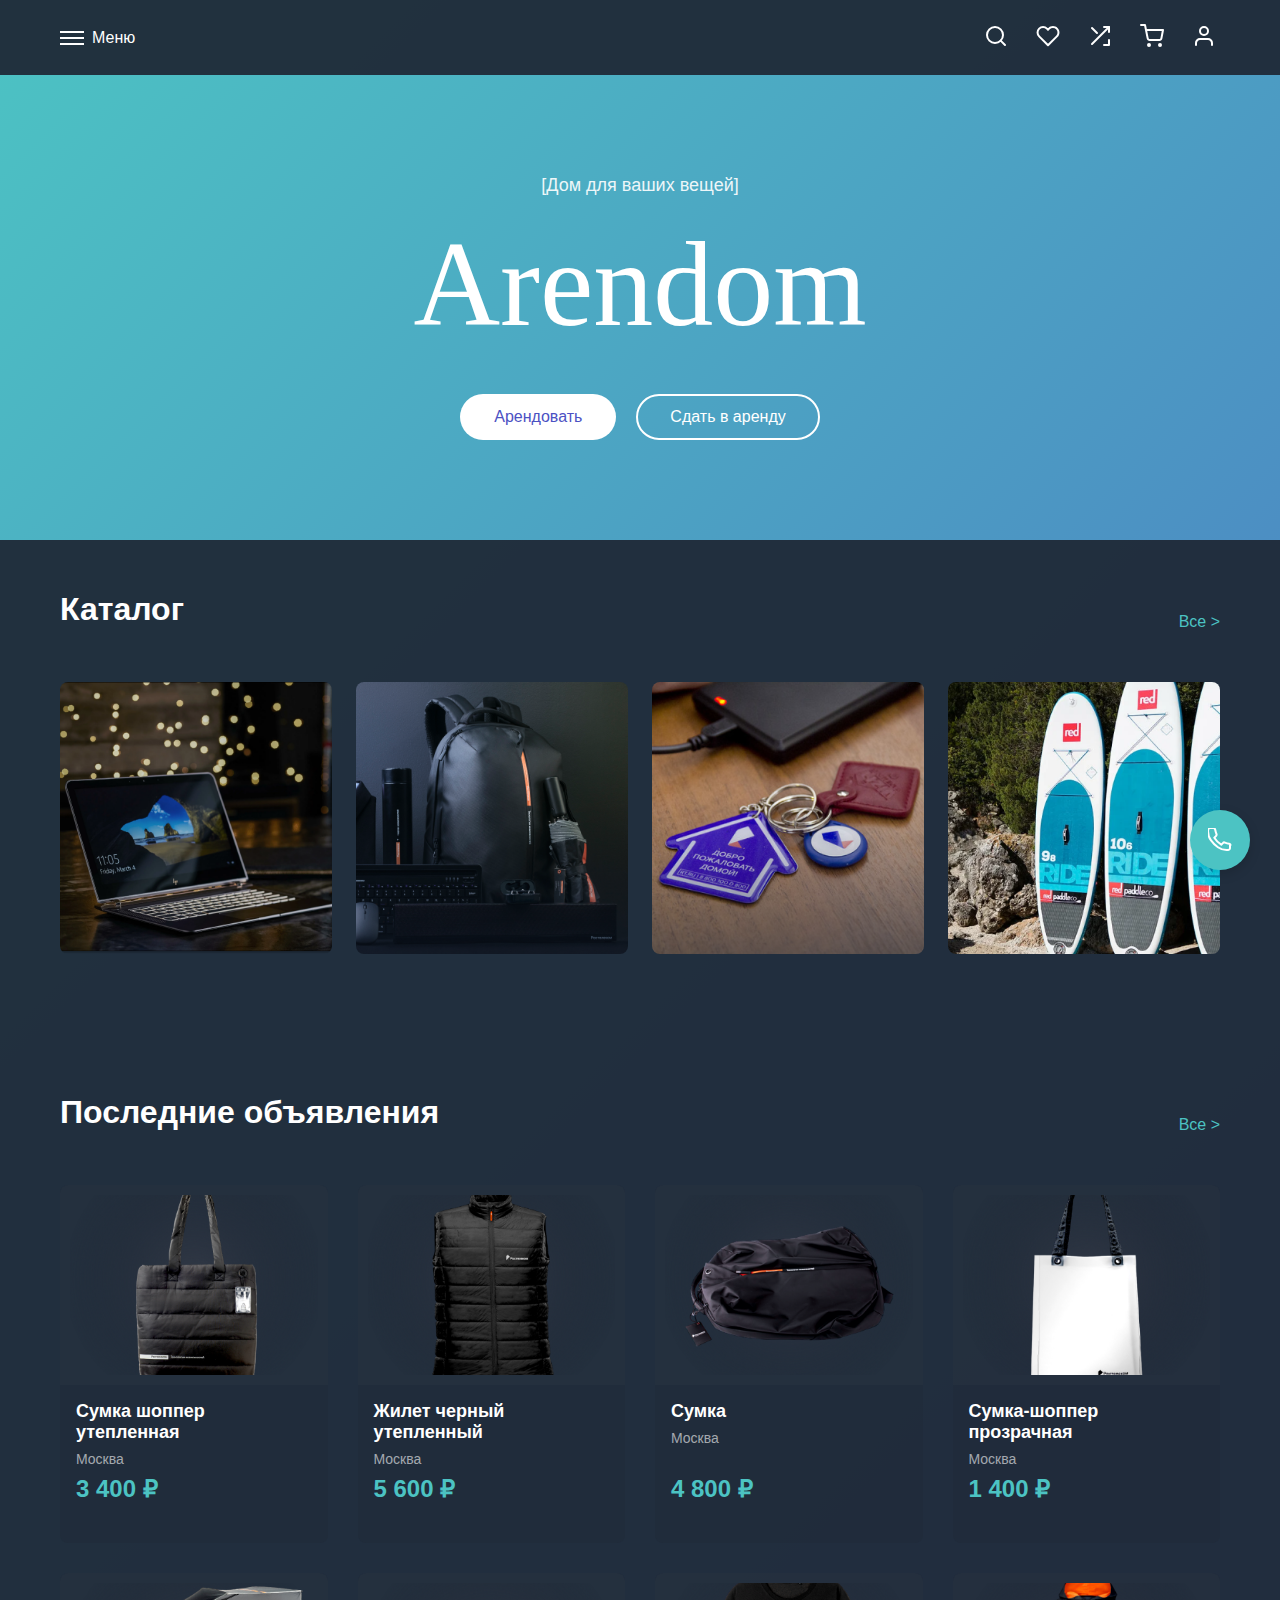
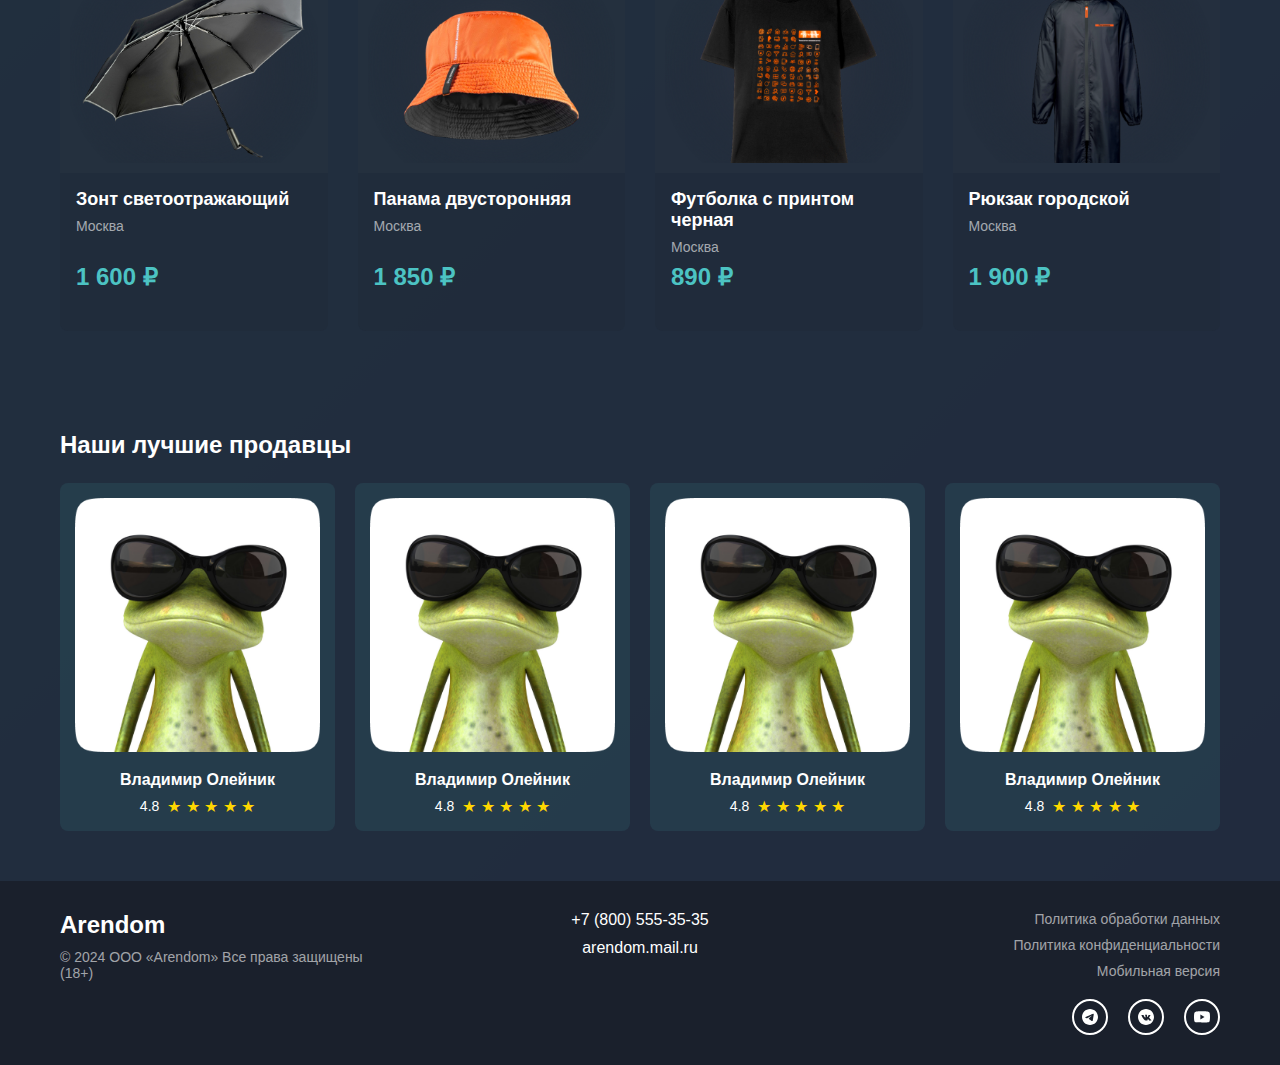
<file: index.html>
<!DOCTYPE html>
<html lang="ru">
<head>
    <meta charset="UTF-8">
    <meta name="viewport" content="width=device-width, initial-scale=1.0">
    <title>Arendom - Дом для ваших вещей</title>
    <link rel="stylesheet" href="styles.css">
</head>
<body>
    <!-- Добавляем модальное окно для входа -->
    <div class="modal" id="loginModal">
        <!-- Форма входа -->
        <div class="modal-content" id="loginForm">
            <button class="modal-close" id="closeModal">×</button>
            <h2 class="modal-title">Вход</h2>
            <p class="modal-subtitle">Войти в свой аккаунт</p>
            <form class="login-form">
                <div class="form-group">
                    <input type="email" placeholder="Email" required>
                </div>
                <div class="form-group">
                    <input type="password" placeholder="Пароль" required>
                </div>
                <button type="submit" class="btn btn-primary login-btn">Войти</button>
                <div class="form-links">
                    <a href="#" class="forgot-password">Забыли пароль?</a>
                    <p class="register-link">Еще нет аккаунта? <a href="#" id="showRegister">Зарегистрироваться</a></p>
                </div>
                <div class="social-login">
                    <button type="button" class="social-btn">
                        <svg width="20" height="20" viewBox="0 0 24 24" fill="none" xmlns="http://www.w3.org/2000/svg">
                            <path d="M12 0C5.376 0 0 5.376 0 12s5.376 12 12 12 12-5.376 12-12S18.624 0 12 0zm5.568 8.16c-.18 1.896-.96 6.504-1.356 8.628-.168.9-.504 1.2-.816 1.236-.696.06-1.224-.456-1.896-.9-1.056-.696-1.656-1.128-2.676-1.8-1.188-.78-.42-1.212.264-1.908.18-.18 3.252-2.976 3.312-3.228a.24.24 0 00-.06-.216c-.072-.06-.168-.036-.24-.024-.108.024-1.788 1.14-5.064 3.348-.48.324-.912.492-1.296.48-.432-.012-1.248-.24-1.86-.444-.756-.24-1.344-.372-1.296-.792.024-.216.324-.432.888-.66 3.504-1.524 5.832-2.532 6.996-3.012 3.336-1.392 4.02-1.632 4.476-1.632.096 0 .324.024.468.144.12.096.156.228.168.324-.012.072.012.288 0 .456z" fill="currentColor"/>
                        </svg>
                    </button>
                    <button type="button" class="social-btn">
                        <svg width="20" height="20" viewBox="0 0 24 24" fill="none" xmlns="http://www.w3.org/2000/svg">
                            <path d="M12 0C5.38 0 0 5.38 0 12s5.38 12 12 12 12-5.38 12-12S18.62 0 12 0zm8.6 13.8h-2.4v2.4h-2.4v-2.4h-2.4v-2.4h2.4V9h2.4v2.4h2.4v2.4zm-9.6 4.8c-3.6 0-6.6-2.4-7.8-5.4 1.2-3 4.2-5.4 7.8-5.4 1.8 0 3.6.6 4.8 1.8L14.4 12c-.6-.6-1.8-1.2-3-1.2-2.4 0-4.2 2.4-3.6 4.8.6 2.4 3 3.6 5.4 3 1.8-.6 3-2.4 3-4.2h-3.6v-3h6.6c.6 3-1.2 7.2-6 7.2z" fill="currentColor"/>
                        </svg>
                    </button>
                    <button type="button" class="social-btn">
                        <svg width="20" height="20" viewBox="0 0 24 24" fill="none" xmlns="http://www.w3.org/2000/svg">
                            <path fill-rule="evenodd" clip-rule="evenodd" d="M12 0C5.372 0 0 5.372 0 12c0 6.627 5.372 12 12 12s12-5.372 12-12c0-6.627-5.372-12-12-12zm6.39 14.885c.407.396.842.768 1.208 1.207.163.196.317.4.434.633.165.33.016.693-.272.712h-1.786a1.78 1.78 0 01-1.467-.624c-.319-.32-.613-.662-.92-.992-.125-.134-.257-.26-.407-.362-.308-.2-.575-.139-.751.182-.18.326-.22.688-.237 1.052-.024.528-.184.667-.714.691-1.133.063-2.209-.118-3.207-.687-.881-.506-1.563-1.217-2.156-2.024-1.156-1.58-2.04-3.314-2.83-5.096-.178-.401-.048-.617.39-.624.727-.017 1.453-.016 2.18-.001.295.005.49.173.605.45.397.97.885 1.895 1.493 2.745.162.225.327.45.561.607.26.174.458.116.58-.17.077-.182.11-.377.127-.572.057-.665.064-1.332-.035-1.995-.061-.404-.291-.666-.694-.743-.207-.04-.176-.119-.076-.24.174-.214.338-.347.665-.347h2.018c.318.063.389.206.432.525l.002 2.244c-.004.124.062.492.285.575.179.06.297-.085.404-.2.484-.516.829-1.122 1.139-1.752.137-.278.255-.565.37-.852.085-.214.218-.32.458-.317l1.944.003c.057 0 .116.001.172.01.327.056.417.195.316.512-.16.5-.47.917-.774 1.336-.324.446-.67.876-.989 1.327-.29.41-.267.615.094.972z" fill="currentColor"/>
                        </svg>
                    </button>
                    <button type="button" class="social-btn">
                        <svg width="20" height="20" viewBox="0 0 24 24" fill="none" xmlns="http://www.w3.org/2000/svg">
                            <path d="M23.498 6.186a3.016 3.016 0 00-2.122-2.136C19.505 3.545 12 3.545 12 3.545s-7.505 0-9.377.505A3.017 3.017 0 00.502 6.186C0 8.07 0 12 0 12s0 3.93.502 5.814a3.016 3.016 0 002.122 2.136c1.871.505 9.376.505 9.376.505s7.505 0 9.377-.505a3.015 3.015 0 002.122-2.136C24 15.93 24 12 24 12s0-3.93-.502-5.814zM9.545 15.568V8.432L15.818 12l-6.273 3.568z" fill="currentColor"/>
                        </svg>
                    </button>
                </div>
            </form>
        </div>

        <!-- Форма регистрации -->
        <div class="modal-content hidden" id="registerForm">
            <button class="modal-close" id="closeModalRegister">×</button>
            <h2 class="modal-title">Регистрация</h2>
            <p class="modal-subtitle">Создать новый аккаунт</p>
            <form class="login-form">
                <div class="form-group">
                    <input type="text" placeholder="Имя" required>
                </div>
                <div class="form-group">
                    <input type="email" placeholder="Email" required>
                </div>
                <div class="form-group">
                    <input type="password" placeholder="Пароль" required>
                </div>
                <div class="form-group">
                    <input type="password" placeholder="Подтвердите пароль" required>
                </div>
                <button type="submit" class="btn btn-primary login-btn">Зарегистрироваться</button>
                <div class="form-links">
                    <p class="register-link">Уже есть аккаунт? <a href="#" id="showLogin">Войти</a></p>
                </div>
                <div class="social-login">
                    <button type="button" class="social-btn">
                        <svg width="20" height="20" viewBox="0 0 24 24" fill="none" xmlns="http://www.w3.org/2000/svg">
                            <path d="M12 0C5.376 0 0 5.376 0 12s5.376 12 12 12 12-5.376 12-12S18.624 0 12 0zm5.568 8.16c-.18 1.896-.96 6.504-1.356 8.628-.168.9-.504 1.2-.816 1.236-.696.06-1.224-.456-1.896-.9-1.056-.696-1.656-1.128-2.676-1.8-1.188-.78-.42-1.212.264-1.908.18-.18 3.252-2.976 3.312-3.228a.24.24 0 00-.06-.216c-.072-.06-.168-.036-.24-.024-.108.024-1.788 1.14-5.064 3.348-.48.324-.912.492-1.296.48-.432-.012-1.248-.24-1.86-.444-.756-.24-1.344-.372-1.296-.792.024-.216.324-.432.888-.66 3.504-1.524 5.832-2.532 6.996-3.012 3.336-1.392 4.02-1.632 4.476-1.632.096 0 .324.024.468.144.12.096.156.228.168.324-.012.072.012.288 0 .456z" fill="currentColor"/>
                        </svg>
                    </button>
                    <button type="button" class="social-btn">
                        <svg width="20" height="20" viewBox="0 0 24 24" fill="none" xmlns="http://www.w3.org/2000/svg">
                            <path d="M12 0C5.38 0 0 5.38 0 12s5.38 12 12 12 12-5.38 12-12S18.62 0 12 0zm8.6 13.8h-2.4v2.4h-2.4v-2.4h-2.4v-2.4h2.4V9h2.4v2.4h2.4v2.4zm-9.6 4.8c-3.6 0-6.6-2.4-7.8-5.4 1.2-3 4.2-5.4 7.8-5.4 1.8 0 3.6.6 4.8 1.8L14.4 12c-.6-.6-1.8-1.2-3-1.2-2.4 0-4.2 2.4-3.6 4.8.6 2.4 3 3.6 5.4 3 1.8-.6 3-2.4 3-4.2h-3.6v-3h6.6c.6 3-1.2 7.2-6 7.2z" fill="currentColor"/>
                        </svg>
                    </button>
                    <button type="button" class="social-btn">
                        <svg width="20" height="20" viewBox="0 0 24 24" fill="none" xmlns="http://www.w3.org/2000/svg">
                            <path fill-rule="evenodd" clip-rule="evenodd" d="M12 0C5.372 0 0 5.372 0 12c0 6.627 5.372 12 12 12s12-5.372 12-12c0-6.627-5.372-12-12-12zm6.39 14.885c.407.396.842.768 1.208 1.207.163.196.317.4.434.633.165.33.016.693-.272.712h-1.786a1.78 1.78 0 01-1.467-.624c-.319-.32-.613-.662-.92-.992-.125-.134-.257-.26-.407-.362-.308-.2-.575-.139-.751.182-.18.326-.22.688-.237 1.052-.024.528-.184.667-.714.691-1.133.063-2.209-.118-3.207-.687-.881-.506-1.563-1.217-2.156-2.024-1.156-1.58-2.04-3.314-2.83-5.096-.178-.401-.048-.617.39-.624.727-.017 1.453-.016 2.18-.001.295.005.49.173.605.45.397.97.885 1.895 1.493 2.745.162.225.327.45.561.607.26.174.458.116.58-.17.077-.182.11-.377.127-.572.057-.665.064-1.332-.035-1.995-.061-.404-.291-.666-.694-.743-.207-.04-.176-.119-.076-.24.174-.214.338-.347.665-.347h2.018c.318.063.389.206.432.525l.002 2.244c-.004.124.062.492.285.575.179.06.297-.085.404-.2.484-.516.829-1.122 1.139-1.752.137-.278.255-.565.37-.852.085-.214.218-.32.458-.317l1.944.003c.057 0 .116.001.172.01.327.056.417.195.316.512-.16.5-.47.917-.774 1.336-.324.446-.67.876-.989 1.327-.29.41-.267.615.094.972z" fill="currentColor"/>
                        </svg>
                    </button>
                    <button type="button" class="social-btn">
                        <svg width="20" height="20" viewBox="0 0 24 24" fill="none" xmlns="http://www.w3.org/2000/svg">
                            <path d="M23.498 6.186a3.016 3.016 0 00-2.122-2.136C19.505 3.545 12 3.545 12 3.545s-7.505 0-9.377.505A3.017 3.017 0 00.502 6.186C0 8.07 0 12 0 12s0 3.93.502 5.814a3.016 3.016 0 002.122 2.136c1.871.505 9.376.505 9.376.505s7.505 0 9.377-.505a3.015 3.015 0 002.122-2.136C24 15.93 24 12 24 12s0-3.93-.502-5.814zM9.545 15.568V8.432L15.818 12l-6.273 3.568z" fill="currentColor"/>
                        </svg>
                    </button>
                </div>
            </form>
        </div>
    </div>

    <header class="header">
        <div class="container">
            <nav class="nav">
                <button class="menu-btn" id="menuBtn">
                    <span class="menu-icon"></span>
                    Меню
                </button>
                <div class="nav-right">
                    <button class="icon-btn search-btn">
                        <svg width="24" height="24" viewBox="0 0 24 24" fill="none" xmlns="http://www.w3.org/2000/svg">
                            <path d="M11 19C15.4183 19 19 15.4183 19 11C19 6.58172 15.4183 3 11 3C6.58172 3 3 6.58172 3 11C3 15.4183 6.58172 19 11 19Z" stroke="currentColor" stroke-width="2" stroke-linecap="round" stroke-linejoin="round"/>
                            <path d="M21 21L16.65 16.65" stroke="currentColor" stroke-width="2" stroke-linecap="round" stroke-linejoin="round"/>
                        </svg>
                    </button>
                    <button class="icon-btn favorite-btn">
                        <svg width="24" height="24" viewBox="0 0 24 24" fill="none" xmlns="http://www.w3.org/2000/svg">
                            <path d="M20.84 4.61C20.3292 4.099 19.7228 3.69364 19.0554 3.41708C18.3879 3.14052 17.6725 2.99817 16.95 2.99817C16.2275 2.99817 15.5121 3.14052 14.8446 3.41708C14.1772 3.69364 13.5708 4.099 13.06 4.61L12 5.67L10.94 4.61C9.9083 3.57831 8.50903 2.99871 7.05 2.99871C5.59096 2.99871 4.19169 3.57831 3.16 4.61C2.1283 5.64169 1.54871 7.04097 1.54871 8.5C1.54871 9.95903 2.1283 11.3583 3.16 12.39L12 21.23L20.84 12.39C21.351 11.8792 21.7564 11.2728 22.0329 10.6054C22.3095 9.93789 22.4518 9.22249 22.4518 8.5C22.4518 7.77751 22.3095 7.06211 22.0329 6.39464C21.7564 5.72717 21.351 5.12075 20.84 4.61Z" stroke="currentColor" stroke-width="2" stroke-linecap="round" stroke-linejoin="round"/>
                        </svg>
                    </button>
                    <button class="icon-btn compare-btn">
                        <svg width="24" height="24" viewBox="0 0 24 24" fill="none" xmlns="http://www.w3.org/2000/svg">
                            <path d="M16 3H21V8" stroke="currentColor" stroke-width="2" stroke-linecap="round" stroke-linejoin="round"/>
                            <path d="M4 20L21 3" stroke="currentColor" stroke-width="2" stroke-linecap="round" stroke-linejoin="round"/>
                            <path d="M21 16V21H16" stroke="currentColor" stroke-width="2" stroke-linecap="round" stroke-linejoin="round"/>
                            <path d="M4 4L9 9" stroke="currentColor" stroke-width="2" stroke-linecap="round" stroke-linejoin="round"/>
                        </svg>
                    </button>
                    <button class="icon-btn cart-btn">
                        <svg width="24" height="24" viewBox="0 0 24 24" fill="none" xmlns="http://www.w3.org/2000/svg">
                            <path d="M9 22C9.55228 22 10 21.5523 10 21C10 20.4477 9.55228 20 9 20C8.44772 20 8 20.4477 8 21C8 21.5523 8.44772 22 9 22Z" stroke="currentColor" stroke-width="2" stroke-linecap="round" stroke-linejoin="round"/>
                            <path d="M20 22C20.5523 22 21 21.5523 21 21C21 20.4477 20.5523 20 20 20C19.4477 20 19 20.4477 19 21C19 21.5523 19.4477 22 20 22Z" stroke="currentColor" stroke-width="2" stroke-linecap="round" stroke-linejoin="round"/>
                            <path d="M1 1H5L7.68 14.39C7.77144 14.8504 8.02191 15.264 8.38755 15.5583C8.75318 15.8526 9.2107 16.009 9.68 16H19.4C19.8693 16.009 20.3268 15.8526 20.6925 15.5583C21.0581 15.264 21.3086 14.8504 21.4 14.39L23 6H6" stroke="currentColor" stroke-width="2" stroke-linecap="round" stroke-linejoin="round"/>
                        </svg>
                    </button>
                    <button class="icon-btn profile-btn">
                        <svg width="24" height="24" viewBox="0 0 24 24" fill="none" xmlns="http://www.w3.org/2000/svg">
                            <path d="M20 21V19C20 17.9391 19.5786 16.9217 18.8284 16.1716C18.0783 15.4214 17.0609 15 16 15H8C6.93913 15 5.92172 15.4214 5.17157 16.1716C4.42143 16.9217 4 17.9391 4 19V21" stroke="currentColor" stroke-width="2" stroke-linecap="round" stroke-linejoin="round"/>
                            <path d="M12 11C14.2091 11 16 9.20914 16 7C16 4.79086 14.2091 3 12 3C9.79086 3 8 4.79086 8 7C8 9.20914 9.79086 11 12 11Z" stroke="currentColor" stroke-width="2" stroke-linecap="round" stroke-linejoin="round"/>
                        </svg>
                    </button>
                </div>
            </nav>
            
            <!-- Добавляем меню -->
            <div class="burger-menu" id="burgerMenu">
                <div class="burger-menu-content">
                    <ul class="burger-menu-list">
                        <li><a href="index.html">Главная</a></li>
                        <li><a href="catalog.html">Каталог</a></li>
                        <li><a href="#">О нас</a></li>
                        <li><a href="#">Контакты</a></li>
                        <li><a href="#">Как это работает</a></li>
                    </ul>
                </div>
            </div>
        </div>
    </header>

    <!-- Добавляем оверлей -->
    <div class="overlay" id="overlay"></div>

    <main class="hero">
        <div class="container">
            <p class="hero-subtitle">[Дом для ваших вещей]</p>
            <h1 class="hero-title">Arendom</h1>
            <div class="hero-buttons">
                <button class="btn btn-primary">Арендовать</button>
                <button class="btn btn-secondary">Сдать в аренду</button>
            </div>
        </div>
    </main>

    <div class="divider"></div>

    <section class="catalog">
        <div class="container">
            <div class="catalog-header">
                <h2 class="catalog-title">Каталог</h2>
                <a href="catalog.html" class="catalog-all">Все ></a>
            </div>
            <div class="catalog-grid">
                <div class="catalog-item">
                    <img src="images/comp.png" alt="Компьютеры и ноутбуки">
                </div>
                <div class="catalog-item">
                    <img src="images/rukzaki.png" alt="Рюкзаки">
                </div>
                <div class="catalog-item">
                    <img src="images/zaryadka.png" alt="Зарядные устройства">
                </div>
                <div class="catalog-item">
                    <img src="images/lodki.png" alt="Лодки">
                </div>
            </div>
        </div>
    </section>

    <section class="latest-ads">
        <div class="container">
            <div class="catalog-header">
                <h2 class="catalog-title">Последние объявления</h2>
                <button class="catalog-all">Все ></button>
            </div>
            <div class="products-grid">
                <div class="product-card">
                    <img src="images/sumka.png" alt="Сумка шоппер утепленная">
                    <div class="product-info">
                        <h3 class="product-title">Сумка шоппер утепленная</h3>
                        <span class="product-category">Москва</span>
                        <p class="product-price">3 400 ₽</p>
                    </div>
                </div>
                <div class="product-card">
                    <img src="images/kurtka.png" alt="Жилет черный утепленный">
                    <div class="product-info">
                        <h3 class="product-title">Жилет черный утепленный</h3>
                        <span class="product-category">Москва</span>
                        <p class="product-price">5 600 ₽</p>
                    </div>
                </div>
                <div class="product-card">
                    <img src="images/bag.png" alt="Сумка">
                    <div class="product-info">
                        <h3 class="product-title">Сумка</h3>
                        <span class="product-category">Москва</span>
                        <p class="product-price">4 800 ₽</p>
                    </div>
                </div>
                <div class="product-card">
                    <img src="images/sumka2.png" alt="Сумка-шоппер прозрачная">
                    <div class="product-info">
                        <h3 class="product-title">Сумка-шоппер прозрачная</h3>
                        <span class="product-category">Москва</span>
                        <p class="product-price">1 400 ₽</p>
                    </div>
                </div>
                <div class="product-card">
                    <img src="images/zont.png" alt="Зонт светоотражающий">
                    <div class="product-info">
                        <h3 class="product-title">Зонт светоотражающий</h3>
                        <span class="product-category">Москва</span>
                        <p class="product-price">1 600 ₽</p>
                    </div>
                </div>
                <div class="product-card">
                    <img src="images/slyapa.png" alt="Панама двусторонняя">
                    <div class="product-info">
                        <h3 class="product-title">Панама двусторонняя</h3>
                        <span class="product-category">Москва</span>
                        <p class="product-price">1 850 ₽</p>
                    </div>
                </div>
                <div class="product-card">
                    <img src="images/futba.png" alt="Футболка с принтом черная">
                    <div class="product-info">
                        <h3 class="product-title">Футболка с принтом черная</h3>
                        <span class="product-category">Москва</span>
                        <p class="product-price">890 ₽</p>
                    </div>
                </div>
                <div class="product-card">
                    <img src="images/combin.png" alt="Рюкзак городской">
                    <div class="product-info">
                        <h3 class="product-title">Рюкзак городской</h3>
                        <span class="product-category">Москва</span>
                        <p class="product-price">1 900 ₽</p>
                    </div>
                </div>
            </div>
        </div>
    </section>

    <section class="best-sellers">
        <div class="container">
            <h2 class="section-title">Наши лучшие продавцы</h2>
            <div class="sellers-grid">
                <div class="seller-card">
                    <img src="images/frog.png" alt="Владимир Олейник">
                    <div class="seller-info">
                        <h3 class="seller-name">Владимир Олейник</h3>
                        <div class="seller-rating">
                            <span class="rating-score">4.8</span>
                            <div class="rating-stars">
                                <span class="star">★</span>
                                <span class="star">★</span>
                                <span class="star">★</span>
                                <span class="star">★</span>
                                <span class="star">★</span>
                            </div>
                        </div>
                    </div>
                </div>
                <div class="seller-card">
                    <img src="images/frog.png" alt="Владимир Олейник">
                    <div class="seller-info">
                        <h3 class="seller-name">Владимир Олейник</h3>
                        <div class="seller-rating">
                            <span class="rating-score">4.8</span>
                            <div class="rating-stars">
                                <span class="star">★</span>
                                <span class="star">★</span>
                                <span class="star">★</span>
                                <span class="star">★</span>
                                <span class="star">★</span>
                            </div>
                        </div>
                    </div>
                </div>
                <div class="seller-card">
                    <img src="images/frog.png" alt="Владимир Олейник">
                    <div class="seller-info">
                        <h3 class="seller-name">Владимир Олейник</h3>
                        <div class="seller-rating">
                            <span class="rating-score">4.8</span>
                            <div class="rating-stars">
                                <span class="star">★</span>
                                <span class="star">★</span>
                                <span class="star">★</span>
                                <span class="star">★</span>
                                <span class="star">★</span>
                            </div>
                        </div>
                    </div>
                </div>
                <div class="seller-card">
                    <img src="images/frog.png" alt="Владимир Олейник">
                    <div class="seller-info">
                        <h3 class="seller-name">Владимир Олейник</h3>
                        <div class="seller-rating">
                            <span class="rating-score">4.8</span>
                            <div class="rating-stars">
                                <span class="star">★</span>
                                <span class="star">★</span>
                                <span class="star">★</span>
                                <span class="star">★</span>
                                <span class="star">★</span>
                            </div>
                        </div>
                    </div>
                </div>
            </div>
        </div>
    </section>

    <footer class="footer">
        <div class="container">
            <div class="footer-content">
                <div class="footer-left">
                    <h3 class="footer-logo">Arendom</h3>
                    <p class="footer-copyright">© 2024 ООО «Arendom» Все права защищены</p>
                    <p class="footer-id">(18+)</p>
                </div>
                <div class="footer-center">
                    <a href="tel:+78005553535" class="footer-phone">+7 (800) 555-35-35</a>
                    <a href="mailto:arendom.mail.ru" class="footer-email">arendom.mail.ru</a>
                </div>
                <div class="footer-right">
                    <div class="footer-links">
                        <a href="#" class="footer-link">Политика обработки данных</a>
                        <a href="#" class="footer-link">Политика конфиденциальности</a>
                        <a href="#" class="footer-link">Мобильная версия</a>
                    </div>
                    <div class="footer-social">
                        <a href="#" class="social-link">
                            <svg width="24" height="24" viewBox="0 0 24 24" fill="none" xmlns="http://www.w3.org/2000/svg">
                                <path d="M12 0C5.376 0 0 5.376 0 12s5.376 12 12 12 12-5.376 12-12S18.624 0 12 0zm5.568 8.16c-.18 1.896-.96 6.504-1.356 8.628-.168.9-.504 1.2-.816 1.236-.696.06-1.224-.456-1.896-.9-1.056-.696-1.656-1.128-2.676-1.8-1.188-.78-.42-1.212.264-1.908.18-.18 3.252-2.976 3.312-3.228a.24.24 0 00-.06-.216c-.072-.06-.168-.036-.24-.024-.108.024-1.788 1.14-5.064 3.348-.48.324-.912.492-1.296.48-.432-.012-1.248-.24-1.86-.444-.756-.24-1.344-.372-1.296-.792.024-.216.324-.432.888-.66 3.504-1.524 5.832-2.532 6.996-3.012 3.336-1.392 4.02-1.632 4.476-1.632.096 0 .324.024.468.144.12.096.156.228.168.324-.012.072.012.288 0 .456z" fill="currentColor"/>
                            </svg>
                        </a>
                        <a href="#" class="social-link">
                            <svg width="24" height="24" viewBox="0 0 24 24" fill="none" xmlns="http://www.w3.org/2000/svg">
                                <path fill-rule="evenodd" clip-rule="evenodd" d="M12 0C5.372 0 0 5.372 0 12c0 6.627 5.372 12 12 12s12-5.372 12-12c0-6.627-5.372-12-12-12zm6.39 14.885c.407.396.842.768 1.208 1.207.163.196.317.4.434.633.165.33.016.693-.272.712h-1.786a1.78 1.78 0 01-1.467-.624c-.319-.32-.613-.662-.92-.992-.125-.134-.257-.26-.407-.362-.308-.2-.575-.139-.751.182-.18.326-.22.688-.237 1.052-.024.528-.184.667-.714.691-1.133.063-2.209-.118-3.207-.687-.881-.506-1.563-1.217-2.156-2.024-1.156-1.58-2.04-3.314-2.83-5.096-.178-.401-.048-.617.39-.624.727-.017 1.453-.016 2.18-.001.295.005.49.173.605.45.397.97.885 1.895 1.493 2.745.162.225.327.45.561.607.26.174.458.116.58-.17.077-.182.11-.377.127-.572.057-.665.064-1.332-.035-1.995-.061-.404-.291-.666-.694-.743-.207-.04-.176-.119-.076-.24.174-.214.338-.347.665-.347h2.018c.318.063.389.206.432.525l.002 2.244c-.004.124.062.492.285.575.179.06.297-.085.404-.2.484-.516.829-1.122 1.139-1.752.137-.278.255-.565.37-.852.085-.214.218-.32.458-.317l1.944.003c.057 0 .116.001.172.01.327.056.417.195.316.512-.16.5-.47.917-.774 1.336-.324.446-.67.876-.989 1.327-.29.41-.267.615.094.972z" fill="currentColor"/>
                            </svg>
                        </a>
                        <a href="#" class="social-link">
                            <svg width="24" height="24" viewBox="0 0 24 24" fill="none" xmlns="http://www.w3.org/2000/svg">
                                <path d="M23.498 6.186a3.016 3.016 0 00-2.122-2.136C19.505 3.545 12 3.545 12 3.545s-7.505 0-9.377.505A3.017 3.017 0 00.502 6.186C0 8.07 0 12 0 12s0 3.93.502 5.814a3.016 3.016 0 002.122 2.136c1.871.505 9.376.505 9.376.505s7.505 0 9.377-.505a3.015 3.015 0 002.122-2.136C24 15.93 24 12 24 12s0-3.93-.502-5.814zM9.545 15.568V8.432L15.818 12l-6.273 3.568z" fill="currentColor"/>
                            </svg>
                        </a>
                    </div>
                </div>
            </div>
        </div>
    </footer>

    <div class="floating-button">
        <button class="phone-button">
            <svg width="24" height="24" viewBox="0 0 24 24" fill="none" xmlns="http://www.w3.org/2000/svg">
                <path d="M22 16.92V19.92C22 20.4704 21.7893 20.9987 21.4142 21.3738C21.0391 21.7489 20.5108 21.9596 19.96 21.96C16.4 22.28 12.94 21.34 9.94 19.24C7.14 17.29 4.79 14.94 2.84 12.14C0.74 9.13 -0.2 5.67 0.12 2.11C0.120484 1.55957 0.331123 1.03158 0.706218 0.656822C1.08131 0.282064 1.60901 0.0712112 2.16 0.0700001H5.16C6.17 0.0594893 7.05 0.780001 7.23 1.77C7.48 3.23 7.89 4.65 8.45 6C8.77 6.76 8.54 7.64 7.89 8.15L6.31 9.73C8.11 12.62 10.38 14.89 13.27 16.69L14.85 15.11C15.36 14.46 16.24 14.23 17 14.55C18.35 15.11 19.77 15.52 21.23 15.77C22.23 15.95 22.95 16.84 22 17.86V16.92Z" stroke="currentColor" stroke-width="2" stroke-linecap="round" stroke-linejoin="round"/>
            </svg>
        </button>
    </div>

    <!-- Добавляем скрипт перед закрывающим тегом body -->
    <script src="script.js"></script>
</body>
</html>
</file>
<file: styles.css>
* {
    margin: 0;
    padding: 0;
    box-sizing: border-box;
}

body {
    font-family: Arial, sans-serif;
    background: linear-gradient(135deg, #4CC3C3 0%, #4C51C3 100%);
    min-height: 100vh;
    color: #fff;
}

.container {
    max-width: 1200px;
    margin: 0 auto;
    padding: 0 20px;
}

/* Header styles */
.header {
    padding: 20px 0;
    background-color: rgba(31, 41, 55, 0.95);
}

.nav {
    display: flex;
    justify-content: space-between;
    align-items: center;
}

.menu-btn {
    display: flex;
    align-items: center;
    gap: 8px;
    background: none;
    border: none;
    color: #fff;
    cursor: pointer;
    font-size: 16px;
}

.menu-icon {
    width: 24px;
    height: 2px;
    background-color: #fff;
    position: relative;
}

.menu-icon::before,
.menu-icon::after {
    content: '';
    position: absolute;
    width: 24px;
    height: 2px;
    background-color: #fff;
    left: 0;
}

.menu-icon::before {
    top: -6px;
}

.menu-icon::after {
    bottom: -6px;
}

.nav-right {
    display: flex;
    gap: 20px;
    align-items: center;
}

.icon-btn {
    background: none;
    border: none;
    color: #fff;
    cursor: pointer;
    padding: 4px;
}

.icon-btn:hover {
    color: #4CC3C3;
}

/* Hero section styles */
.hero {
    text-align: center;
    padding: 100px 0;
    position: relative;
    z-index: 1;
}

.hero-subtitle {
    font-size: 18px;
    margin-bottom: 20px;
    opacity: 0.9;
}

.hero-title {
    font-size: 120px;
    font-weight: 300;
    margin-bottom: 40px;
    font-family: 'Times New Roman', serif;
}

.hero-buttons {
    display: flex;
    gap: 20px;
    justify-content: center;
}

.btn {
    padding: 12px 32px;
    border-radius: 25px;
    font-size: 16px;
    cursor: pointer;
    border: 2px solid transparent;
    transition: all 0.3s ease;
}

.btn-primary {
    background-color: #fff;
    color: #4C51C3;
}

.btn-primary:hover {
    background-color: transparent;
    border-color: #fff;
    color: #fff;
}

.btn-secondary {
    background-color: transparent;
    border-color: #fff;
    color: #fff;
}

.btn-secondary:hover {
    background-color: #fff;
    color: #4C51C3;
}

/* Divider */
.divider {
    height: 1px;
    background-color: rgba(31, 41, 55, 0.95);
    position: relative;
    margin: 0;
    transform: none;
    z-index: 1;
}

/* Catalog section styles */
.catalog {
    background-color: rgba(31, 41, 55, 0.95);
    padding: 50px 0;
    margin-top: 0;
    position: relative;
    z-index: 2;
}

.catalog-header {
    display: flex;
    justify-content: space-between;
    align-items: center;
    margin-bottom: 30px;
}

.catalog-title {
    font-size: 32px;
    text-align: left;
}

.catalog-all {
    color: #4CC3C3;
    font-size: 16px;
    text-decoration: none;
    display: flex;
    align-items: center;
    cursor: pointer;
    background: none;
    border: none;
    transition: color 0.3s ease;
}

.catalog-all:hover {
    color: #3AA3A3;
}

.catalog-grid {
    display: grid;
    grid-template-columns: repeat(4, 1fr);
    gap: 20px;
}

.catalog-item {
    position: relative;
    aspect-ratio: 1;
    overflow: hidden;
    border-radius: 8px;
}

.catalog-item img {
    width: 100%;
    height: 100%;
    object-fit: cover;
    transition: transform 0.3s ease;
}

.catalog-item:hover img {
    transform: scale(1.05);
}

@media (max-width: 768px) {
    .catalog-grid {
        grid-template-columns: repeat(2, 1fr);
    }
}

@media (max-width: 480px) {
    .catalog-grid {
        grid-template-columns: 1fr;
    }
}

/* Burger Menu Styles */
.burger-menu {
    position: fixed;
    top: 0;
    left: -300px;
    width: 300px;
    height: 100vh;
    background-color: rgba(31, 41, 55, 0.98);
    z-index: 1000;
    transition: left 0.3s ease;
}

.burger-menu.active {
    left: 0;
}

.burger-menu-content {
    padding: 80px 30px;
}

.burger-menu-list {
    list-style: none;
}

.burger-menu-list li {
    margin-bottom: 20px;
}

.burger-menu-list a {
    color: #fff;
    text-decoration: none;
    font-size: 18px;
    transition: opacity 0.3s ease;
}

.burger-menu-list a:hover {
    opacity: 0.8;
}

/* Overlay */
.overlay {
    position: fixed;
    top: 0;
    left: 0;
    width: 100%;
    height: 100%;
    background-color: rgba(0, 0, 0, 0.5);
    z-index: 999;
    display: none;
}

.overlay.active {
    display: block;
}

/* Анимация иконки меню */
.menu-btn.active .menu-icon {
    background-color: transparent;
}

.menu-btn.active .menu-icon::before {
    transform: rotate(45deg);
    top: 0;
}

.menu-btn.active .menu-icon::after {
    transform: rotate(-45deg);
    bottom: 0;
}

.menu-icon, .menu-icon::before, .menu-icon::after {
    transition: all 0.3s ease;
}

/* Latest Ads Section */
.latest-ads {
    padding: 50px 0;
    background-color: rgba(31, 41, 55, 0.95);
}

.products-grid {
    display: grid;
    grid-template-columns: repeat(4, 1fr);
    gap: 30px;
}

.product-card {
    background: rgba(255, 255, 255, 0.05);
    border-radius: 8px;
    overflow: hidden;
    transition: transform 0.3s ease;
    height: 100%;
    display: flex;
    flex-direction: column;
    cursor: pointer;
    text-decoration: none;
    color: inherit;
}

.product-card:hover {
    transform: translateY(-5px);
}

.product-card img {
    width: 100%;
    height: 280px;
    object-fit: contain;
    background-color: rgba(255, 255, 255, 0.02);
    padding: 10px;
}

.product-info {
    padding: 15px;
    flex-grow: 1;
    display: flex;
    flex-direction: column;
    justify-content: space-between;
}

.product-title {
    font-size: 16px;
    margin-bottom: 8px;
    color: #fff;
}

.product-category {
    display: block;
    font-size: 14px;
    color: rgba(255, 255, 255, 0.6);
    margin-bottom: 8px;
}

.product-price {
    display: block;
    font-size: 18px;
    font-weight: bold;
    color: #4CC3C3;
    margin-top: auto;
}

@media (max-width: 1024px) {
    .products-grid {
        grid-template-columns: repeat(3, 1fr);
    }
}

@media (max-width: 768px) {
    .products-grid {
        grid-template-columns: repeat(2, 1fr);
    }
}

@media (max-width: 480px) {
    .products-grid {
        grid-template-columns: 1fr;
    }
}

/* Best Sellers Section */
.best-sellers {
    padding: 50px 0;
    background-color: rgba(31, 41, 55, 0.95);
}

.section-title {
    font-size: 32px;
    margin-bottom: 30px;
}

.sellers-grid {
    display: grid;
    grid-template-columns: repeat(4, 1fr);
    gap: 20px;
}

.seller-card {
    background: rgba(76, 195, 195, 0.1);
    border-radius: 8px;
    padding: 15px;
    text-align: center;
}

.seller-card img {
    width: 100%;
    height: auto;
    border-radius: 8px;
    margin-bottom: 15px;
}

.seller-name {
    font-size: 16px;
    margin-bottom: 8px;
    color: #fff;
}

.seller-rating {
    display: flex;
    align-items: center;
    justify-content: center;
    gap: 8px;
}

.rating-score {
    font-size: 14px;
    color: #fff;
}

.rating-stars {
    color: #FFD700;
}

/* Footer Styles */
.footer {
    background-color: rgb(26, 32, 44);
    padding: 30px 0;
}

.footer-content {
    display: flex;
    justify-content: space-between;
    align-items: flex-start;
}

.footer-left {
    flex: 1;
}

.footer-logo {
    font-size: 24px;
    margin-bottom: 10px;
}

.footer-copyright, .footer-id {
    font-size: 14px;
    color: rgba(255, 255, 255, 0.6);
}

.footer-center {
    flex: 1;
    text-align: center;
}

.footer-phone, .footer-email {
    display: block;
    color: #fff;
    text-decoration: none;
    margin-bottom: 10px;
}

.footer-right {
    flex: 1;
    text-align: right;
}

.footer-links {
    display: flex;
    flex-direction: column;
    gap: 10px;
    margin-bottom: 20px;
}

.footer-link {
    color: rgba(255, 255, 255, 0.6);
    text-decoration: none;
    font-size: 14px;
}

.footer-social {
    display: flex;
    gap: 20px;
    justify-content: flex-end;
}

.social-link {
    color: #fff;
    width: 36px;
    height: 36px;
    display: flex;
    align-items: center;
    justify-content: center;
    border: 2px solid currentColor;
    border-radius: 50%;
    padding: 8px;
}

.social-link svg {
    width: 24px;
    height: 24px;
}

.social-link:hover {
    color: #4CC3C3;
}

/* Floating Button */
.floating-button {
    position: fixed;
    bottom: 30px;
    right: 30px;
    z-index: 1000;
}

.phone-button {
    width: 60px;
    height: 60px;
    border-radius: 50%;
    background-color: #4CC3C3;
    border: none;
    display: flex;
    align-items: center;
    justify-content: center;
    cursor: pointer;
    box-shadow: 0 4px 12px rgba(0, 0, 0, 0.15);
    color: #fff;
    transition: transform 0.3s ease;
}

.phone-button:hover {
    transform: scale(1.1);
}

@media (max-width: 768px) {
    .sellers-grid {
        grid-template-columns: repeat(2, 1fr);
    }
    
    .footer-content {
        flex-direction: column;
        gap: 30px;
        text-align: center;
    }
    
    .footer-right {
        text-align: center;
    }
    
    .footer-social {
        justify-content: center;
    }
}

@media (max-width: 480px) {
    .sellers-grid {
        grid-template-columns: 1fr;
    }
}

/* Modal Styles */
.modal {
    display: none;
    position: fixed;
    top: 0;
    left: 0;
    width: 100%;
    height: 100%;
    background-color: rgba(0, 0, 0, 0.5);
    z-index: 1000;
    align-items: center;
    justify-content: center;
}

.modal.active {
    display: flex;
}

.modal-content {
    background-color: rgb(17, 24, 39);
    padding: 30px;
    border-radius: 8px;
    width: 100%;
    max-width: 400px;
    position: relative;
    animation: modalFade 0.3s ease;
}

@keyframes modalFade {
    from {
        opacity: 0;
        transform: translateY(-20px);
    }
    to {
        opacity: 1;
        transform: translateY(0);
    }
}

.modal-close {
    position: absolute;
    right: 20px;
    top: 20px;
    background: none;
    border: none;
    color: #fff;
    font-size: 24px;
    cursor: pointer;
}

.modal-title {
    color: #fff;
    font-size: 24px;
    margin-bottom: 8px;
    text-align: center;
}

.modal-subtitle {
    color: #9CA3AF;
    text-align: center;
    margin-bottom: 24px;
}

.form-group {
    margin-bottom: 16px;
}

.form-group input {
    width: 100%;
    padding: 12px;
    background-color: rgb(31, 41, 55);
    border: 1px solid rgb(55, 65, 81);
    border-radius: 4px;
    color: #fff;
}

.form-group input::placeholder {
    color: #9CA3AF;
}

.login-btn {
    width: 100%;
    padding: 12px;
    margin-bottom: 16px;
}

.register-link {
    text-align: center;
    color: #9CA3AF;
    margin-bottom: 24px;
}

.register-link a {
    color: #4CC3C3;
    text-decoration: none;
}

.social-login {
    display: flex;
    justify-content: center;
    gap: 16px;
}

.social-btn {
    width: 40px;
    height: 40px;
    border-radius: 50%;
    border: 1px solid rgb(55, 65, 81);
    background: none;
    color: #fff;
    display: flex;
    align-items: center;
    justify-content: center;
    cursor: pointer;
    transition: all 0.3s ease;
}

.social-btn:hover {
    background-color: rgba(255, 255, 255, 0.1);
    border-color: #4CC3C3;
    color: #4CC3C3;
}

.form-links {
    text-align: center;
    margin-bottom: 24px;
}

.forgot-password {
    color: #4CC3C3;
    text-decoration: none;
    font-size: 14px;
    margin-bottom: 12px;
    display: block;
}

.forgot-password:hover {
    text-decoration: underline;
}

.hidden {
    display: none !important;
}

/* Catalog Page Styles */
.catalog-page {
    padding: 40px 0;
    background-color: rgb(17, 24, 39);
    min-height: 100vh;
}

.catalog-title {
    font-size: 32px;
    margin-bottom: 24px;
    color: #fff;
}

.catalog-filters {
    margin-bottom: 32px;
}

.filter-group {
    display: flex;
    gap: 16px;
    flex-wrap: wrap;
}

.filter-btn {
    padding: 8px 16px;
    border: 1px solid rgba(255, 255, 255, 0.1);
    border-radius: 20px;
    background: none;
    color: #fff;
    cursor: pointer;
    transition: all 0.3s ease;
}

.filter-btn:hover {
    border-color: #4CC3C3;
    color: #4CC3C3;
}

.catalog-grid {
    display: grid;
    grid-template-columns: repeat(auto-fill, minmax(250px, 1fr));
    gap: 24px;
    margin-bottom: 40px;
}

.product-card {
    background: rgba(31, 41, 55, 0.5);
    border-radius: 8px;
    overflow: hidden;
    transition: transform 0.3s ease;
}

.product-card:hover {
    transform: translateY(-5px);
}

.product-card img {
    width: 100%;
    height: 200px;
    object-fit: cover;
}

.product-info {
    padding: 16px;
}

.product-title {
    font-size: 18px;
    margin-bottom: 8px;
    color: #fff;
}

.product-subtitle {
    font-size: 14px;
    color: #9CA3AF;
    margin-bottom: 12px;
}

.product-price {
    font-size: 20px;
    font-weight: bold;
    color: #4CC3C3;
}

.pagination {
    display: flex;
    justify-content: center;
    gap: 8px;
    margin-bottom: 48px;
}

.pagination-btn {
    padding: 8px 16px;
    border: none;
    background: rgba(31, 41, 55, 0.5);
    color: #fff;
    border-radius: 4px;
    cursor: pointer;
}

.pagination-btn.active {
    background: #4CC3C3;
}

.pagination-dots {
    color: #fff;
    align-self: center;
}

.recently-viewed {
    padding-top: 40px;
    border-top: 1px solid rgba(255, 255, 255, 0.1);
}

.section-title {
    font-size: 24px;
    margin-bottom: 24px;
    color: #fff;
}

.recently-viewed-grid {
    display: grid;
    grid-template-columns: repeat(auto-fill, minmax(200px, 1fr));
    gap: 24px;
}

@media (max-width: 768px) {
    .catalog-grid {
        grid-template-columns: repeat(auto-fill, minmax(200px, 1fr));
    }
    
    .catalog-title {
        font-size: 24px;
    }
}

/* Product Page Styles */
.product-page {
    padding: 40px 0;
    background: rgb(17, 24, 39);
    min-height: calc(100vh - 80px);
}

.breadcrumbs {
    display: flex;
    gap: 8px;
    color: rgba(255, 255, 255, 0.6);
    margin-bottom: 32px;
    font-size: 14px;
}

.breadcrumbs a {
    color: rgba(255, 255, 255, 0.6);
    text-decoration: none;
}

.product-details {
    display: grid;
    grid-template-columns: 1fr 1fr;
    gap: 48px;
    align-items: flex-start;
}

.product-gallery {
    background: rgba(31, 41, 55, 0.5);
    border-radius: 8px;
    padding: 24px;
    position: sticky;
    top: 20px;
    align-self: flex-start;
    height: fit-content;
}

.product-main-image {
    width: 100%;
    height: auto;
    object-fit: contain;
}

.product-info-detailed h1 {
    font-size: 32px;
    color: #fff;
    margin-bottom: 16px;
}

.product-price {
    font-size: 24px;
    color: #4CC3C3;
    margin-bottom: 24px;
}

.product-meta {
    display: flex;
    gap: 16px;
    color: rgba(255, 255, 255, 0.6);
    margin-bottom: 32px;
}

.product-actions {
    display: flex;
    gap: 16px;
    margin-bottom: 40px;
}

.btn-rent {
    padding: 12px 32px;
    background: #4CC3C3;
    border: none;
    border-radius: 4px;
    color: #fff;
    font-size: 16px;
    cursor: pointer;
}

.btn-share {
    width: 48px;
    height: 48px;
    border: 1px solid rgba(255, 255, 255, 0.2);
    background: none;
    border-radius: 4px;
    color: #fff;
    display: flex;
    align-items: center;
    justify-content: center;
    cursor: pointer;
}

/* Календарь */
.rent-calendar {
    margin-bottom: 40px;
}

.rent-calendar h3 {
    color: #fff;
    margin-bottom: 16px;
}

.calendar-grid {
    display: grid;
    grid-template-columns: repeat(7, 1fr);
    gap: 8px;
    background: rgba(31, 41, 55, 0.5);
    border-radius: 8px;
    padding: 24px;
}

.calendar-day-header {
    color: rgba(255, 255, 255, 0.6);
    text-align: center;
    padding: 8px;
    font-size: 14px;
}

.calendar-day {
    aspect-ratio: 1;
    display: flex;
    align-items: center;
    justify-content: center;
    color: #fff;
    border-radius: 4px;
    cursor: pointer;
    transition: background-color 0.3s;
}

.calendar-day:hover {
    background: rgba(76, 195, 195, 0.2);
}

.calendar-day.selected {
    background: #4CC3C3;
}

.calendar-day.unavailable {
    background: rgba(255, 0, 0, 0.2);
    cursor: not-allowed;
}

/* Стили для раскрывающихся секций */
.section-header {
    display: flex;
    justify-content: space-between;
    align-items: center;
    padding: 15px 0;
    cursor: pointer;
    user-select: none;
    border-bottom: 1px solid rgba(255, 255, 255, 0.1);
}

.section-header h3 {
    margin: 0;
    font-size: 18px;
    color: #fff;
}

.toggle-icon {
    font-size: 20px;
    color: #4CC3C3;
    transition: transform 0.3s ease;
}

.section-content {
    max-height: 0;
    overflow: hidden;
    opacity: 0;
    transition: all 0.3s ease-out;
    color: rgba(255, 255, 255, 0.8);
}

.section-content.active {
    max-height: 500px;
    opacity: 1;
    padding: 15px 0;
}

.product-description,
.product-specifications {
    margin-bottom: 20px;
}

/* Стили для кнопок размера */
.size-selector {
    display: flex;
    gap: 10px;
    margin: 20px 0;
}

.size-btn {
    width: 40px;
    height: 40px;
    border: 1px solid rgba(255, 255, 255, 0.2);
    background: none;
    color: #fff;
    border-radius: 4px;
    cursor: pointer;
    transition: all 0.3s ease;
}

.size-btn:hover {
    border-color: #4CC3C3;
}

.size-btn.active {
    background: #4CC3C3;
    border-color: #4CC3C3;
}

/* Стили для кнопок действий */
.action-buttons {
    display: flex;
    gap: 15px;
    margin: 20px 0;
}

.action-btn {
    padding: 12px 24px;
    border-radius: 4px;
    border: none;
    cursor: pointer;
    font-size: 16px;
    transition: all 0.3s ease;
}

.action-btn.primary {
    background: #4CC3C3;
    color: #fff;
}

.action-btn.secondary {
    background: none;
    border: 1px solid #4CC3C3;
    color: #4CC3C3;
}

.action-btn:hover {
    opacity: 0.8;
}

/* Стили для спецификаций */
.specs-grid {
    display: grid;
    gap: 15px;
}

.spec-item {
    display: flex;
    justify-content: space-between;
    color: rgba(255, 255, 255, 0.8);
}

/* Стили для календаря */
.calendar-input {
    width: 100%;
    padding: 12px;
    background: rgba(31, 41, 55, 0.5);
    border: 1px solid rgba(255, 255, 255, 0.2);
    border-radius: 4px;
    color: #fff;
    cursor: pointer;
}

/* Кастомизация Flatpickr */
.flatpickr-calendar {
    background: rgb(31, 41, 55) !important;
    border: 1px solid rgba(255, 255, 255, 0.1) !important;
    box-shadow: 0 4px 6px rgba(0, 0, 0, 0.2) !important;
}

.flatpickr-day.selected {
    background: #4CC3C3 !important;
    border-color: #4CC3C3 !important;
}

.flatpickr-day:hover {
    background: rgba(76, 195, 195, 0.2) !important;
}

.flatpickr-current-month {
    color: #fff !important;
}

.flatpickr-weekday {
    color: rgba(255, 255, 255, 0.6) !important;
    background: rgb(31, 41, 55) !important;
}

.flatpickr-day {
    color: #fff !important;
    background: rgb(31, 41, 55) !important;
}

.flatpickr-months {
    background: rgb(31, 41, 55) !important;
}

.flatpickr-month {
    background: rgb(31, 41, 55) !important;
}
</file>
